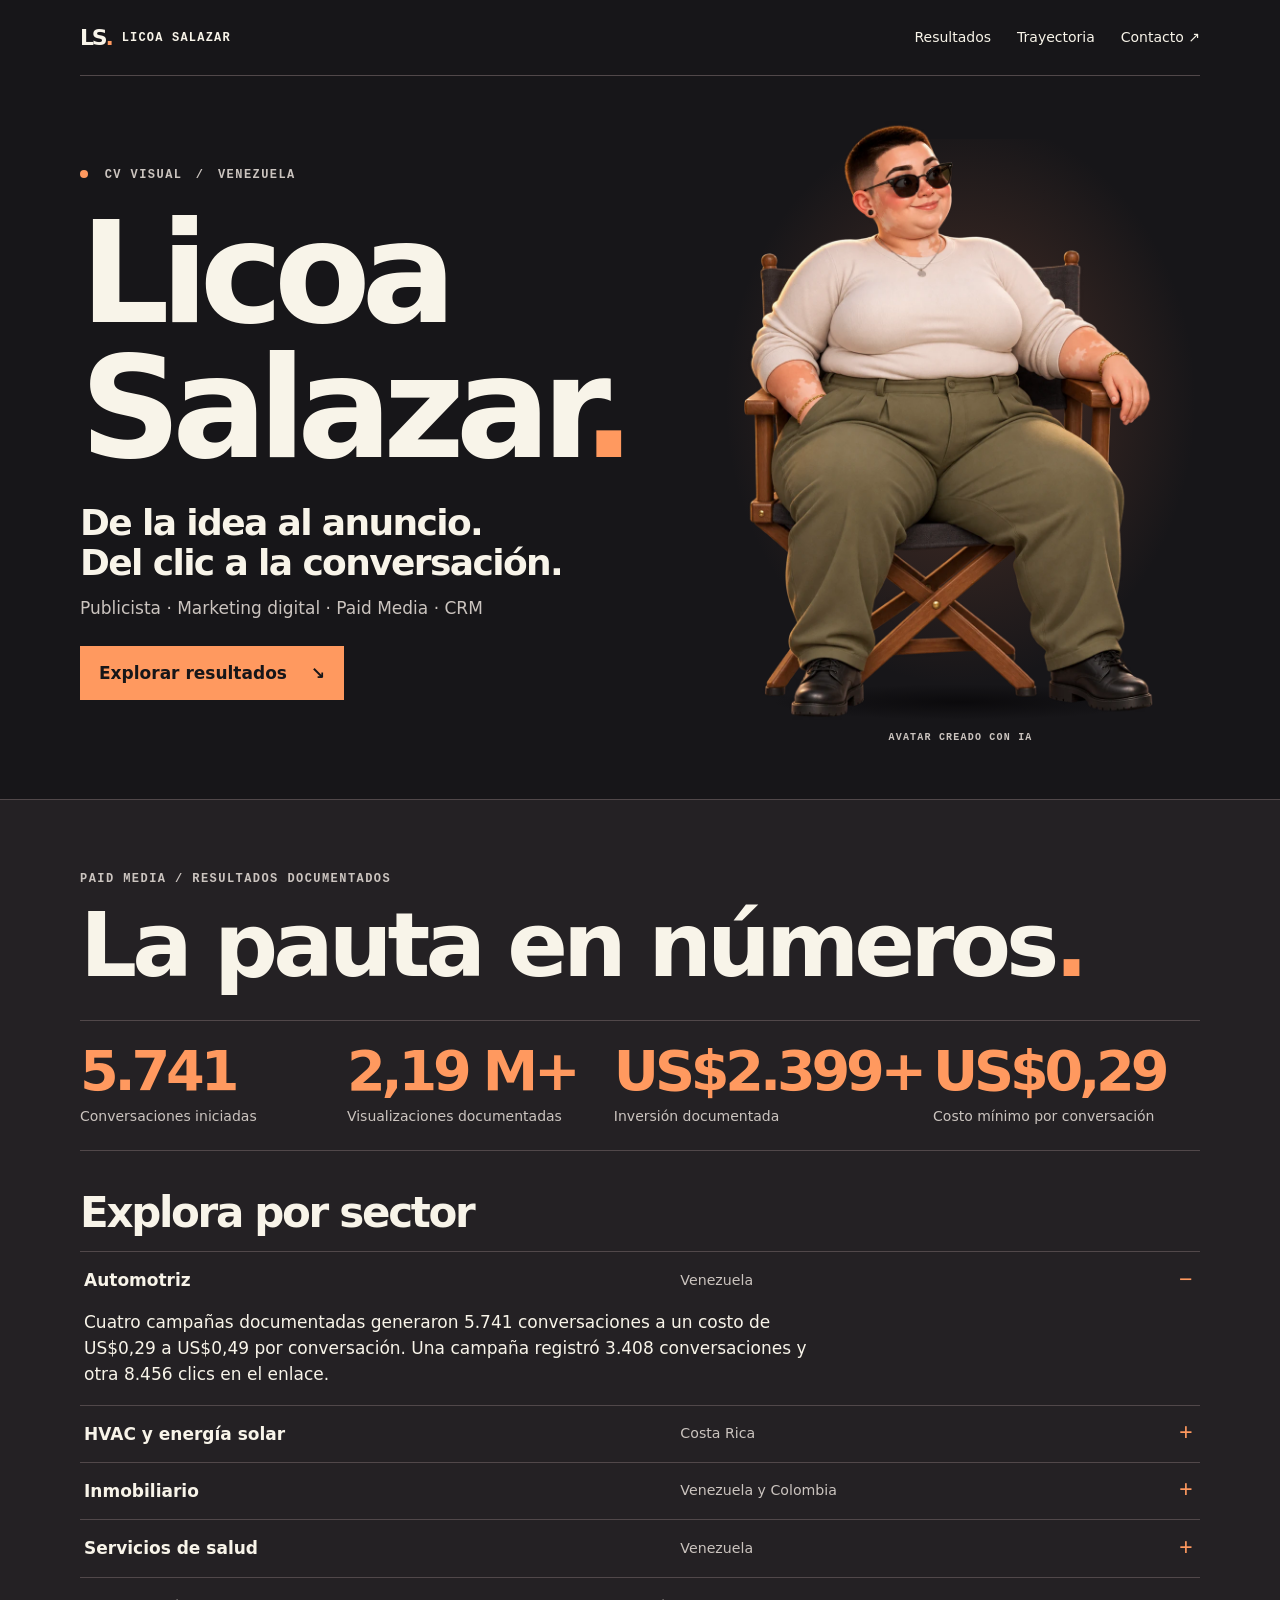
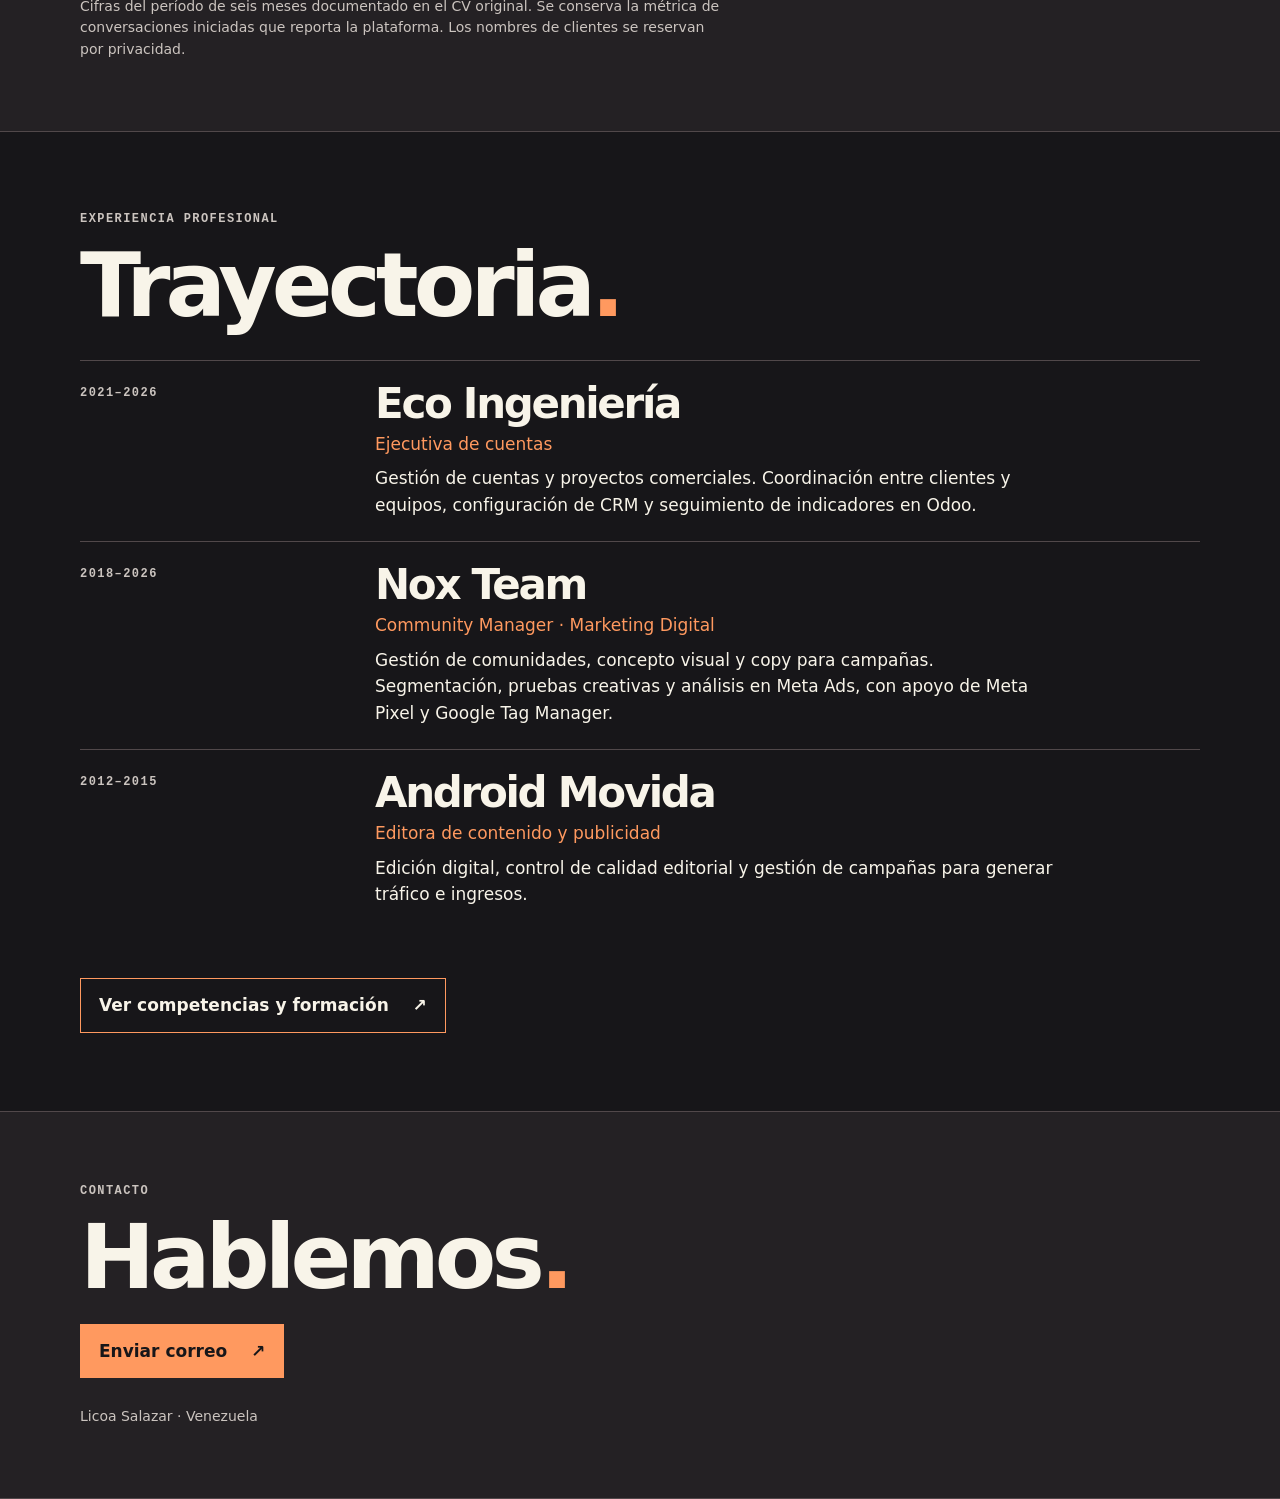
<file: index.html>
<!doctype html><html lang="es"><head><meta charset="utf-8"><meta name="viewport" content="width=device-width,initial-scale=1"><meta name="description" content="Licoa Salazar, publicista especializada en marketing digital, Paid Media y CRM."><meta property="og:title" content="Licoa Salazar · CV visual"><meta property="og:image" content="./avatar-directora.webp"><title>Licoa Salazar · CV visual</title><link rel="icon" href="marca.svg"><link rel="stylesheet" href="estilo.css"><script src="interaccion.js" defer></script></head><body>
<a class="skip" href="#inicio">Saltar al contenido</a>
<header class="nav wrap"><a class="brand" href="#inicio"><b>LS<span>.</span></b> LICOA SALAZAR</a><nav aria-label="Principal"><a href="#resultados">Resultados</a><a href="#experiencia">Trayectoria</a><a href="#contacto">Contacto ↗</a></nav></header>
<main id="inicio"><section class="hero wrap" aria-labelledby="nombre"><div class="intro"><p class="eyebrow"><i></i> CV VISUAL <span> / </span> VENEZUELA</p><h1 id="nombre">Licoa<br>Salazar<span>.</span></h1><p class="lead">De la idea al anuncio.<br>Del clic a la conversación.</p><p class="sub">Publicista · Marketing digital · Paid Media · CRM</p><a class="button" href="#resultados">Explorar resultados <span>↘</span></a></div>
<figure class="portrait"><div class="frame"><img src="avatar-directora.webp" width="1000" height="1250" fetchpriority="high" alt="Avatar 3D de Licoa sentada en una silla de directora, con pelo casi rapado y gafas oscuras."></div><figcaption><span>AVATAR CREADO CON IA</span></figcaption></figure></section>
<section class="results" id="resultados"><div class="wrap"><p class="eyebrow">PAID MEDIA / RESULTADOS DOCUMENTADOS</p><h2>La pauta en números<span>.</span></h2><div class="metrics"><div><strong>5.741</strong><span>Conversaciones iniciadas</span></div><div><strong>2,19 M+</strong><span>Visualizaciones documentadas</span></div><div><strong>US$2.399+</strong><span>Inversión documentada</span></div><div><strong>US$0,29</strong><span>Costo mínimo por conversación</span></div></div><div class="cases"><h3>Explora por sector</h3><details name="sector" open><summary>Automotriz <small>Venezuela</small></summary><p>Cuatro campañas documentadas generaron 5.741 conversaciones a un costo de US$0,29 a US$0,49 por conversación. Una campaña registró 3.408 conversaciones y otra 8.456 clics en el enlace.</p></details><details name="sector"><summary>HVAC y energía solar <small>Costa Rica</small></summary><p>Campañas orientadas a tráfico y conversaciones. Una campaña registró 1.166 visitas a páginas de destino, 1.570 clics y 48 conversaciones.</p></details><details name="sector"><summary>Inmobiliario <small>Venezuela y Colombia</small></summary><p>Publicidad digital y comunicación comercial para la captación y promoción de servicios inmobiliarios.</p></details><details name="sector"><summary>Servicios de salud <small>Venezuela</small></summary><p>Campañas y comunicación para promover servicios profesionales y abrir conversaciones con potenciales clientes.</p></details><p class="note">Cifras del período de seis meses documentado en el CV original. Se conserva la métrica de conversaciones iniciadas que reporta la plataforma. Los nombres de clientes se reservan por privacidad.</p></div></div></section>
<section class="wrap history" id="experiencia"><p class="eyebrow">EXPERIENCIA PROFESIONAL</p><h2>Trayectoria<span>.</span></h2><div class="jobs">
<article><time>2021–2026</time><div><h3>Eco Ingeniería</h3><p class="role">Ejecutiva de cuentas</p><p>Gestión de cuentas y proyectos comerciales. Coordinación entre clientes y equipos, configuración de CRM y seguimiento de indicadores en Odoo.</p></div></article>
<article><time>2018–2026</time><div><h3>Nox Team</h3><p class="role">Community Manager · Marketing Digital</p><p>Gestión de comunidades, concepto visual y copy para campañas. Segmentación, pruebas creativas y análisis en Meta Ads, con apoyo de Meta Pixel y Google Tag Manager.</p></div></article>
<article><time>2012–2015</time><div><h3>Android Movida</h3><p class="role">Editora de contenido y publicidad</p><p>Edición digital, control de calidad editorial y gestión de campañas para generar tráfico e ingresos.</p></div></article></div><a class="button outline" href="perfil.html">Ver competencias y formación <span>↗</span></a></section>
</main><footer id="contacto"><div class="wrap"><p class="eyebrow">CONTACTO</p><h2>Hablemos<span>.</span></h2><a class="button" href="mailto:licoa.salazar@gmail.com">Enviar correo <span>↗</span></a><p class="note">Licoa Salazar · Venezuela</p></div></footer></body></html>
</file>
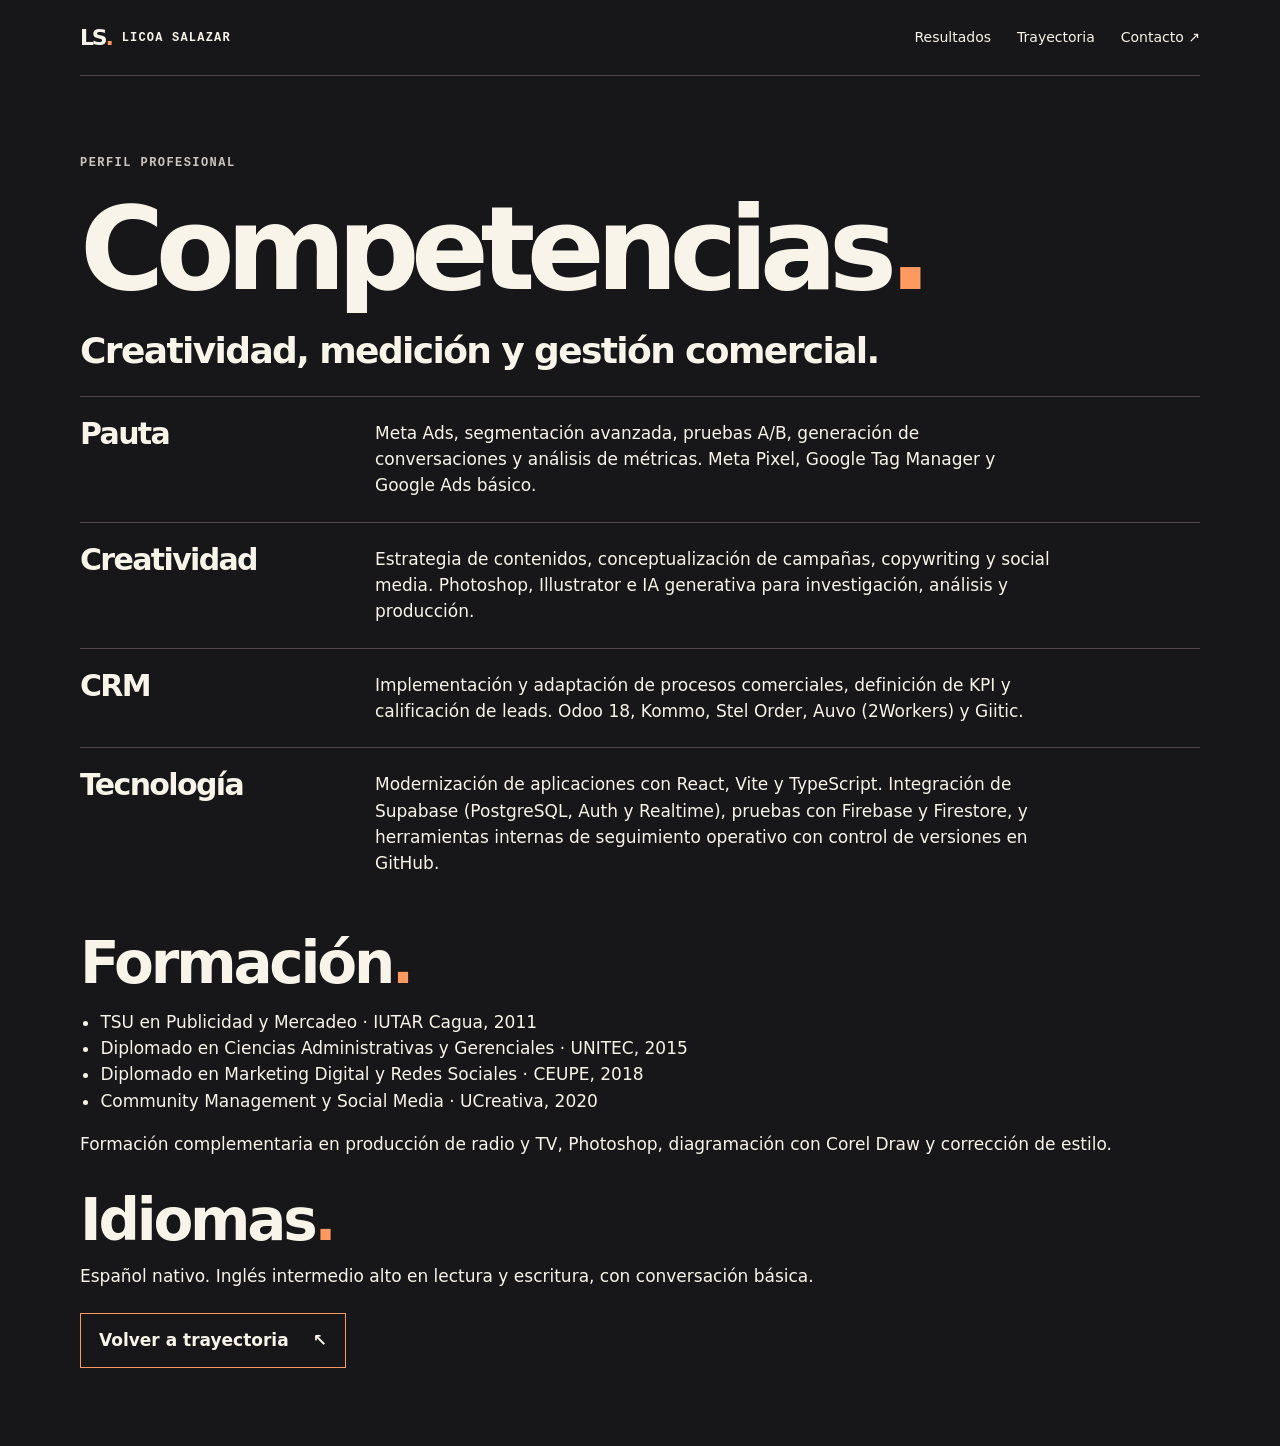
<file: perfil.html>
<!doctype html><html lang="es"><head><meta charset="utf-8"><meta name="viewport" content="width=device-width,initial-scale=1"><meta name="description" content="Competencias, proyectos tecnológicos y formación de Licoa Salazar."><title>Competencias y formación · Licoa Salazar</title><link rel="icon" href="marca.svg"><link rel="stylesheet" href="estilo.css"></head><body><a class="skip" href="#contenido">Saltar al contenido</a><header class="nav wrap"><a class="brand" href="index.html"><b>LS<span>.</span></b> LICOA SALAZAR</a><nav aria-label="Principal"><a href="index.html#resultados">Resultados</a><a href="index.html#experiencia">Trayectoria</a><a href="index.html#contacto">Contacto ↗</a></nav></header><main class="wrap history inner" id="contenido"><p class="eyebrow">PERFIL PROFESIONAL</p><h1>Competencias<span>.</span></h1><p class="lead">Creatividad, medición y gestión comercial.</p><div class="jobs">
<article><h2>Pauta</h2><div><p>Meta Ads, segmentación avanzada, pruebas A/B, generación de conversaciones y análisis de métricas. Meta Pixel, Google Tag Manager y Google Ads básico.</p></div></article>
<article><h2>Creatividad</h2><div><p>Estrategia de contenidos, conceptualización de campañas, copywriting y social media. Photoshop, Illustrator e IA generativa para investigación, análisis y producción.</p></div></article>
<article><h2>CRM</h2><div><p>Implementación y adaptación de procesos comerciales, definición de KPI y calificación de leads. Odoo 18, Kommo, Stel Order, Auvo (2Workers) y Giitic.</p></div></article>
<article><h2>Tecnología</h2><div><p>Modernización de aplicaciones con React, Vite y TypeScript. Integración de Supabase (PostgreSQL, Auth y Realtime), pruebas con Firebase y Firestore, y herramientas internas de seguimiento operativo con control de versiones en GitHub.</p></div></article></div>
<h2>Formación<span>.</span></h2><ul class="education"><li>TSU en Publicidad y Mercadeo · IUTAR Cagua, 2011</li><li>Diplomado en Ciencias Administrativas y Gerenciales · UNITEC, 2015</li><li>Diplomado en Marketing Digital y Redes Sociales · CEUPE, 2018</li><li>Community Management y Social Media · UCreativa, 2020</li></ul><p>Formación complementaria en producción de radio y TV, Photoshop, diagramación con Corel Draw y corrección de estilo.</p><h2>Idiomas<span>.</span></h2><p>Español nativo. Inglés intermedio alto en lectura y escritura, con conversación básica.</p><a class="button outline" href="index.html#experiencia">Volver a trayectoria <span>↖</span></a></main></body></html>
</file>
<file: estilo.css>
:root{color-scheme:dark;--ground:#171619;--ink:#f8f4e9;--accent:#ff995f;--muted:#cbc4bf;--line:#51484a;--panel:#242124;--ease:cubic-bezier(.2,.75,.2,1)}*{box-sizing:border-box}html{scroll-behavior:smooth}body{margin:0;background:var(--ground);color:var(--ink);font:17px/1.55 system-ui,sans-serif}a{color:inherit}a,summary{-webkit-tap-highlight-color:transparent}a:focus-visible,summary:focus-visible{outline:2px solid var(--accent);outline-offset:5px}.skip{position:fixed;top:8px;left:8px;z-index:4;background:var(--ground);padding:12px;translate:0 -150%}.skip:focus{translate:0}.wrap{width:min(1120px,calc(100% - 80px));margin-inline:auto}.nav{min-height:76px;border-bottom:1px solid var(--line);display:flex;align-items:center;justify-content:space-between;gap:16px}.nav a{text-decoration:none;display:inline-flex;align-items:center;min-height:44px;transition:translate .24s var(--ease)}.nav a:hover{translate:0 -3px}.nav nav{display:flex;gap:26px;font-size:14px}.brand{gap:10px;font:700 12px ui-monospace,monospace;letter-spacing:.1em}.brand b{font:900 22px system-ui;letter-spacing:-.1em}.brand span,h1 span,h2 span{color:var(--accent)}.hero{display:grid;grid-template-columns:1.23fr 1fr;gap:52px;align-items:center;padding-block:45px 54px}.eyebrow,figcaption,time{font:700 12px/1.5 ui-monospace,monospace;letter-spacing:.12em;color:var(--muted)}.eyebrow i{display:inline-block;width:8px;height:8px;background:var(--accent);margin-right:8px;border-radius:50%}.eyebrow span{margin:0 .4em}h1,h2,h3,p,figure{margin:0}h1,h2,h3{line-height:.96;letter-spacing:-.055em}h1{font-size:clamp(76px,11vw,158px);font-weight:850;margin:22px 0 27px;letter-spacing:-.092em}h2{font-size:clamp(46px,7vw,91px);margin:14px 0 32px}h3{font-size:clamp(24px,3.7vw,42px)}.lead{font-size:clamp(22px,3vw,36px);line-height:1.12;font-weight:650;letter-spacing:-.045em}.sub,.role{color:var(--muted);margin-top:12px}.button{display:inline-flex;align-items:center;gap:24px;background:var(--accent);color:var(--ground);padding:13px 18px;text-decoration:none;font-weight:750;margin-top:24px;border:1px solid var(--accent);transition:translate .26s var(--ease),box-shadow .26s var(--ease)}.button:hover{translate:0 -4px;box-shadow:0 5px 0 #a55232}.button:active{translate:0 1px}.outline{background:transparent;color:var(--ink)}.frame{position:relative;overflow:hidden;background:#624a38;border:1px solid var(--line);aspect-ratio: .79}.frame img{display:block;width:100%;height:100%;object-fit:cover;object-position:center 48%;scale:1.015;translate:var(--x,0) var(--y,0);transition:translate .45s var(--ease),scale .45s var(--ease)}.frame:hover img{scale:1.055}figcaption{display:flex;justify-content:space-between;gap:8px;padding-top:10px;font-size:10px}.results,footer{background:var(--panel);border-block:1px solid var(--line);padding-block:70px}.metrics{display:grid;grid-template-columns:repeat(4,1fr);border-block:1px solid var(--line)}.metrics div{padding:22px 10px 22px 0;display:grid;align-content:start;gap:8px}.metrics strong{font-size:clamp(23px,4.35vw,59px);line-height:1;letter-spacing:-.075em;color:var(--accent)}.metrics span,.note{font-size:14px;color:var(--muted)}.cases{margin-top:42px}.cases h3{margin-bottom:18px}details{border-top:1px solid var(--line)}details:last-of-type{border-bottom:1px solid var(--line)}summary{cursor:pointer;display:grid;grid-template-columns:1.2fr 1fr 1em;align-items:center;gap:10px;padding:15px 4px;list-style:none;font-weight:700;transition:padding .24s var(--ease)}summary::-webkit-details-marker{display:none}summary:hover{padding-left:12px}summary::after{content:'+';color:var(--accent);font:23px monospace}details[open] summary::after{content:'−'}summary small{color:var(--muted);font-weight:500}details p{max-width:70ch;padding:0 4px 17px}.note{margin-top:18px;max-width:72ch}.history{padding-block:78px}.jobs{margin:24px 0}.jobs article{display:grid;grid-template-columns:1fr 3fr;gap:20px;padding-block:23px;border-top:1px solid var(--line)}.jobs p{max-width:63ch}.jobs .role{margin:7px 0 8px;color:var(--accent)}.inner h1{font-size:clamp(42px,9.5vw,115px);letter-spacing:-.075em}.inner h2{font-size:clamp(31px,5vw,58px);margin:36px 0 14px}.inner article h2{font-size:clamp(18px,3vw,30px);margin:0}.education{padding-left:1.2em}footer h2{margin-bottom:0}footer .note{margin-top:28px}@media(max-width:760px){.wrap{width:calc(100% - 36px)}.nav{flex-wrap:wrap;padding-top:8px;gap:0}.nav nav{gap:16px;flex-wrap:wrap}.hero{grid-template-columns:1fr;gap:30px;padding-block:34px}.hero h1{font-size:clamp(72px,19vw,122px);margin-block:15px 21px}.portrait{max-width:430px;width:100%}.frame{aspect-ratio:.82}.metrics{grid-template-columns:1fr 1fr}.metrics div:nth-child(-n+2){border-bottom:1px solid var(--line)}.metrics strong{font-size:clamp(29px,8vw,54px)}.results,footer,.history{padding-block:48px}.jobs article{grid-template-columns:1fr;gap:8px}}@media(prefers-reduced-motion:reduce){html{scroll-behavior:auto}*,*::before,*::after{transition:none!important;animation:none!important}.frame img,.frame:hover img{scale:none;translate:none}}@media print{body,.results,footer{background:white;color:black}.nav,.portrait,.button{display:none}.wrap{width:100%}.hero{display:block}.hero,.history,.results,footer{padding:16px 0}h1,h2{font-size:34px}.eyebrow,.sub,.role,.note,.metrics span,.metrics strong,time{color:#333}details:not([open])>p{display:block}}

.hero h1{letter-spacing:-.065em;font-weight:800}

.portrait{margin:0}.portrait .frame{overflow:visible;border:0;background:none;aspect-ratio: .8;isolation:isolate}.portrait .frame::before,.portrait .frame::after{content:"";position:absolute;pointer-events:none;z-index:-1}.portrait .frame::before{inset:3% -1% 4%;background:radial-gradient(ellipse at 50% 47%,#9c593d66,transparent 68%)}.portrait .frame::after{inset:auto 10% 0;height:6%;background:radial-gradient(ellipse,#080709cc,transparent 70%)}.portrait .frame img{object-fit:contain;object-position:center bottom;scale:1}.portrait .frame:hover img{scale:1.018}.portrait figcaption{justify-content:center}@media(max-width:760px){.portrait{justify-self:center}}@media(prefers-reduced-motion:reduce){.portrait .frame:hover img{scale:none}}
</file>
